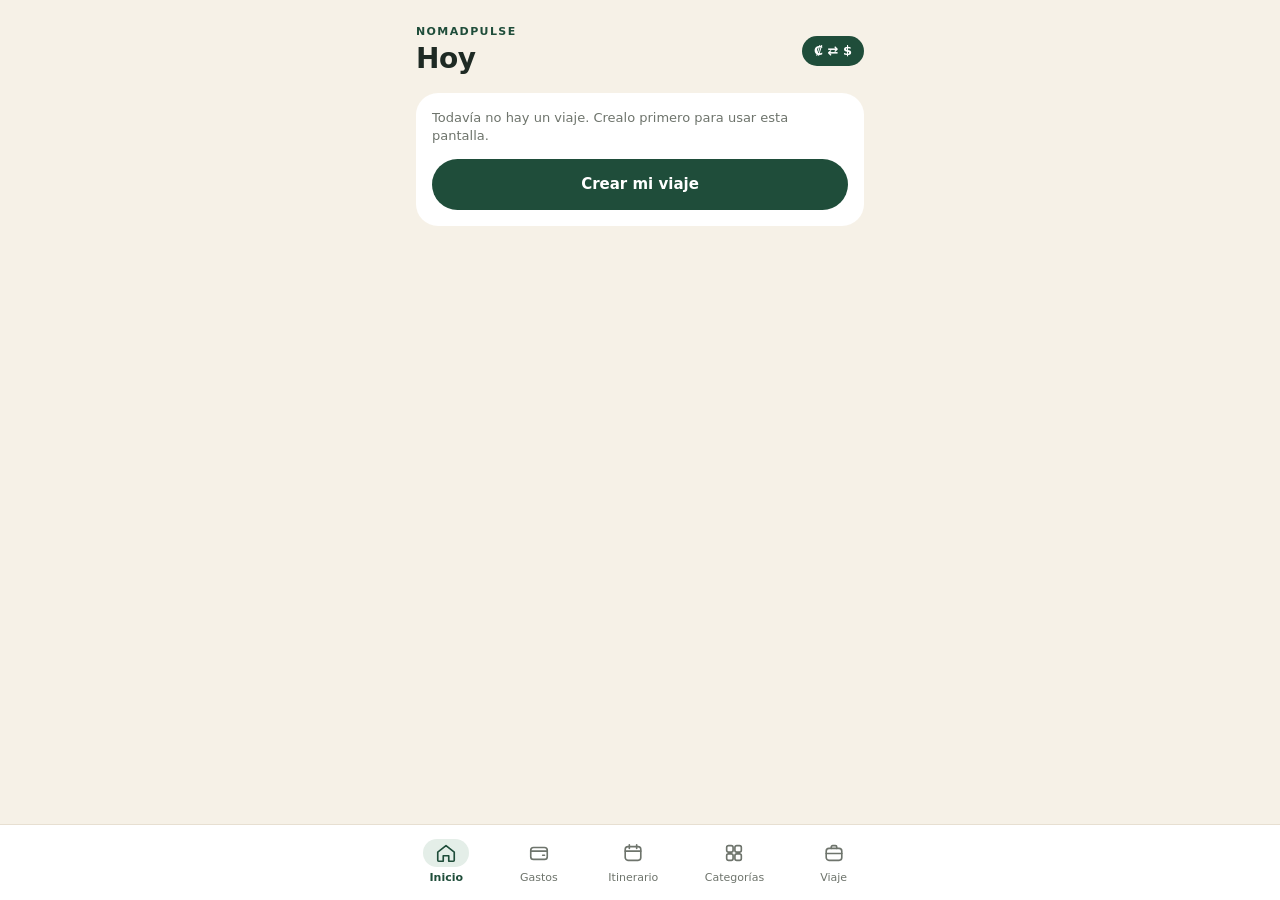
<file: src/index.html>
<!doctype html>
<html lang="es">
<head>
  <meta charset="utf-8">
  <meta name="viewport" content="width=device-width, initial-scale=1">
  <title>NomadPulse</title>
  <link rel="icon" href="data:,">
  <link rel="stylesheet" href="styles.css">
</head>
<body>
  <div id="app">
    <p class="loading">Cargando NomadPulse…</p>
  </div>
  <script type="module" src="main.js"></script>
</body>
</html>
</file>
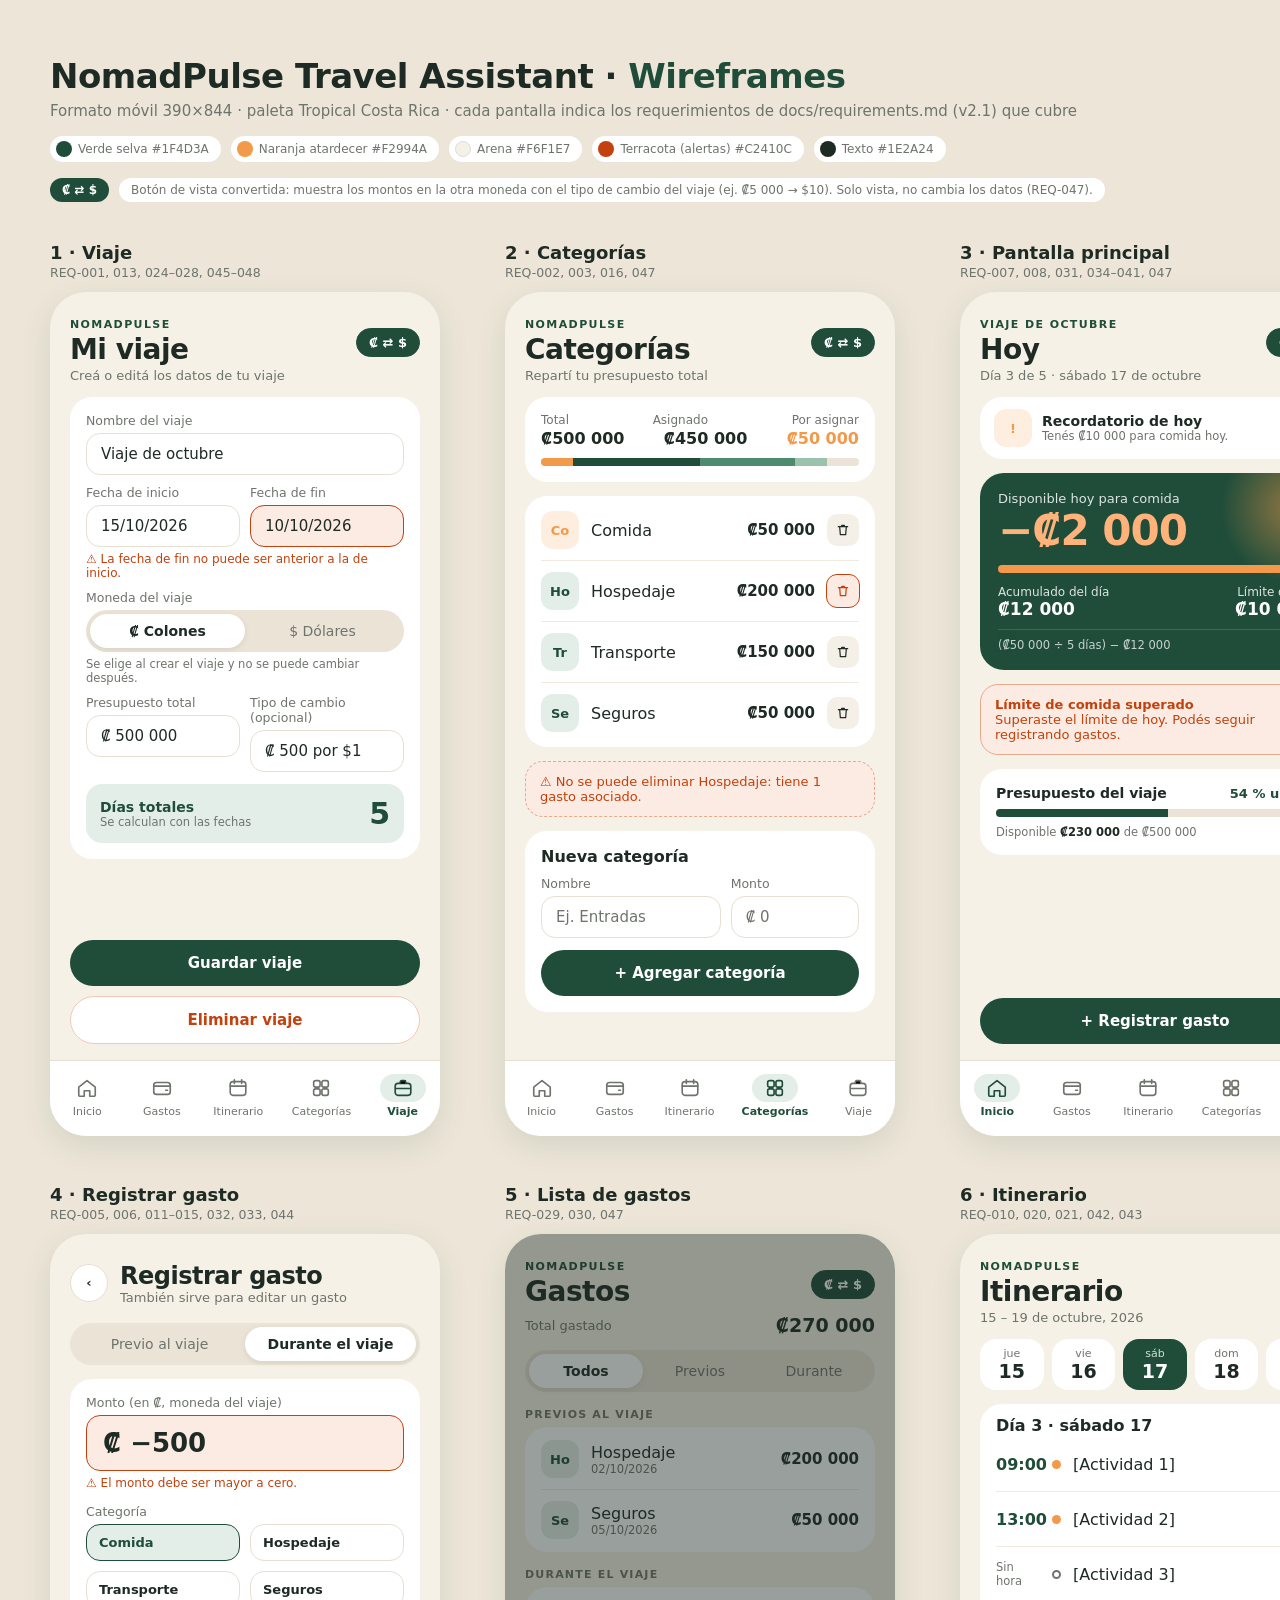
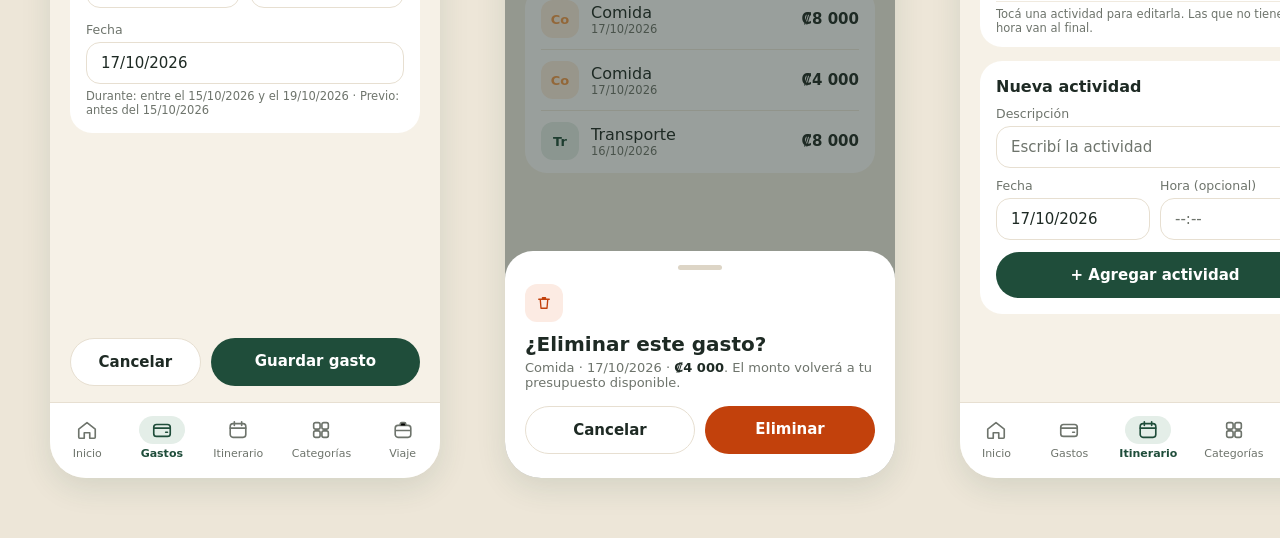
<file: docs/wireframe.html>
<!doctype html>
<html lang="es">
<head>
<meta charset="utf-8">
<title>NomadPulse Wireframes</title>
<style>
  :root {
    --bg: #F6F1E7;        /* arena */
    --card: #FFFFFF;
    --primary: #1F4D3A;   /* verde selva */
    --primary-soft: #E4EEE8;
    --accent: #F2994A;    /* naranja atardecer */
    --accent-soft: #FDEEDF;
    --alert: #C2410C;     /* terracota */
    --alert-soft: #FCEBE3;
    --text: #1E2A24;
    --muted: #6E746C;
    --border: #E7DFD1;
    --canvas: #EDE6D8;
  }
  * { box-sizing: border-box; margin: 0; padding: 0; }
  body { font-family: "Segoe UI", system-ui, sans-serif; background: var(--canvas); color: var(--text); width: 1400px; padding: 56px 50px 60px; }
  h1 { font-size: 34px; font-weight: 800; letter-spacing: -0.5px; }
  h1 span { color: var(--primary); }
  .subtitle { color: var(--muted); font-size: 15px; margin-top: 6px; }
  .palette { display: flex; gap: 10px; margin-top: 16px; }
  .swatch { white-space: nowrap; display: flex; align-items: center; gap: 6px; font-size: 12px; color: var(--muted); background: #fff; border-radius: 999px; padding: 5px 12px 5px 6px; }
  .swatch i { width: 16px; height: 16px; border-radius: 50%; display: inline-block; }
  .grid { display: grid; grid-template-columns: repeat(3, 390px); justify-content: space-between; row-gap: 48px; margin-top: 40px; }
  .label { margin-bottom: 12px; }
  .label b { font-size: 18px; }
  .label small { display: block; color: var(--muted); font-size: 12.5px; margin-top: 2px; }

  .phone { width: 390px; height: 844px; background: var(--bg); border-radius: 36px; position: relative; overflow: hidden; box-shadow: 0 10px 30px rgba(31, 77, 58, .12); }
  .content { padding: 26px 20px 0; }
  .eyebrow { font-size: 11px; font-weight: 700; letter-spacing: 1.4px; color: var(--primary); text-transform: uppercase; }
  .title { font-size: 28px; font-weight: 800; letter-spacing: -0.5px; margin-top: 2px; }
  .hint { color: var(--muted); font-size: 13px; margin-top: 2px; }
  .row { display: flex; align-items: center; justify-content: space-between; gap: 10px; }
  .card { background: var(--card); border-radius: 22px; padding: 16px; margin-top: 14px; }
  .field-label { font-size: 12.5px; color: var(--muted); margin: 10px 0 5px; }
  .input { background: #fff; border: 1.5px solid var(--border); border-radius: 14px; padding: 11px 14px; font-size: 15px; }
  .input.error { border-color: var(--alert); background: var(--alert-soft); }
  .input.readonly { background: #F3EFE6; color: var(--muted); }
  .error-text { color: var(--alert); font-size: 12px; margin-top: 5px; }
  .two { display: grid; grid-template-columns: 1fr 1fr; gap: 10px; }
  .pill-toggle { display: flex; background: #EAE3D6; border-radius: 999px; padding: 4px; }
  .pill-toggle div { flex: 1; text-align: center; padding: 9px 4px; border-radius: 999px; font-size: 14px; color: var(--muted); }
  .pill-toggle .on { background: #fff; color: var(--text); font-weight: 700; box-shadow: 0 2px 6px rgba(0,0,0,.08); }
  .btn { border-radius: 999px; text-align: center; padding: 14px; font-weight: 700; font-size: 15px; }
  .btn.primary { background: var(--primary); color: #fff; }
  .btn.ghost { background: #fff; border: 1.5px solid var(--border); }
  .btn.danger { background: #fff; color: var(--alert); border: 1.5px solid #F2C9B8; }
  .btn.solid-danger { background: var(--alert); color: #fff; }
  .chip { display: inline-flex; align-items: center; gap: 6px; background: #fff; border: 1.5px solid var(--border); border-radius: 999px; padding: 6px 12px; font-size: 13px; font-weight: 600; }
  .chip.toggle { background: var(--primary); color: #fff; border-color: var(--primary); }
  .note { font-size: 11.5px; color: var(--muted); margin-top: 5px; }
  .bar { height: 8px; border-radius: 999px; background: #EAE3D6; overflow: hidden; display: flex; }
  .bar i { display: block; height: 100%; }
  .list-item { display: flex; align-items: center; gap: 12px; padding: 11px 0; border-bottom: 1px solid #F0EADF; }
  .list-item:last-child { border-bottom: 0; }
  .icon-box { width: 38px; height: 38px; border-radius: 12px; display: grid; place-items: center; font-size: 13px; font-weight: 800; }
  .grow { flex: 1; }
  .amount { font-weight: 700; font-size: 15px; }
  .trash { width: 32px; height: 32px; border-radius: 10px; background: #F5F0E7; display: grid; place-items: center; }
  .trash.alert { background: var(--alert-soft); outline: 1.5px solid var(--alert); }
  .alert-box { background: var(--alert-soft); border: 1.5px dashed #E7A98E; border-radius: 18px; padding: 12px 14px; margin-top: 14px; color: var(--alert); font-size: 13px; }
  .section { font-size: 11px; font-weight: 700; letter-spacing: 1.2px; color: var(--muted); margin: 16px 0 4px; }
  .nav { position: absolute; left: 0; right: 0; bottom: 0; height: 76px; background: #fff; border-top: 1px solid var(--border); display: flex; justify-content: space-around; align-items: center; padding-bottom: 6px; }
  .nav div { display: flex; flex-direction: column; align-items: center; gap: 3px; font-size: 11px; color: var(--muted); }
  .nav svg { width: 22px; height: 22px; padding: 3px 12px; box-sizing: content-box; border-radius: 999px; }
  .nav .on { color: var(--primary); font-weight: 700; }
  .nav .on svg { background: var(--primary-soft); }
  .bottom-actions { position: absolute; left: 20px; right: 20px; bottom: 92px; }
  .hero { background: var(--primary); color: #fff; border-radius: 24px; padding: 18px; margin-top: 14px; position: relative; overflow: hidden; }
  .hero::after { content: ""; position: absolute; right: -40px; top: -40px; width: 150px; height: 150px; border-radius: 50%; background: radial-gradient(circle, rgba(242,153,74,.55), rgba(242,153,74,0) 70%); }
  .big { font-size: 42px; font-weight: 800; letter-spacing: -1px; }
  .overlay { position: absolute; inset: 0; background: rgba(30, 42, 36, .45); }
  .sheet { position: absolute; left: 0; right: 0; bottom: 0; background: #fff; border-radius: 28px 28px 0 0; padding: 14px 20px 24px; }
  .day { flex: 1; background: #fff; border-radius: 16px; text-align: center; padding: 8px 0; }
  .day small { display: block; font-size: 11px; color: var(--muted); }
  .day b { font-size: 19px; }
  .day.on { background: var(--primary); color: #fff; }
  .day.on small { color: #CFE0D6; }
  .dot { width: 9px; height: 9px; border-radius: 50%; background: var(--accent); }
  .dot.empty { background: #fff; border: 2px solid var(--muted); }
</style>
</head>
<body>

<svg width="0" height="0" style="position:absolute">
  <defs>
    <symbol id="i-home" viewBox="0 0 24 24"><path d="M3 11l9-7 9 7v9a1 1 0 0 1-1 1h-5v-6H9v6H4a1 1 0 0 1-1-1z" fill="none" stroke="currentColor" stroke-width="1.8" stroke-linejoin="round"/></symbol>
    <symbol id="i-wallet" viewBox="0 0 24 24"><rect x="3" y="6" width="18" height="13" rx="3" fill="none" stroke="currentColor" stroke-width="1.8"/><path d="M3 10h18M16 14.5h2" stroke="currentColor" stroke-width="1.8" stroke-linecap="round"/></symbol>
    <symbol id="i-cal" viewBox="0 0 24 24"><rect x="3.5" y="5" width="17" height="15" rx="3" fill="none" stroke="currentColor" stroke-width="1.8"/><path d="M3.5 10h17M8 3v4M16 3v4" stroke="currentColor" stroke-width="1.8" stroke-linecap="round"/></symbol>
    <symbol id="i-grid" viewBox="0 0 24 24"><rect x="4" y="4" width="7" height="7" rx="2" fill="none" stroke="currentColor" stroke-width="1.8"/><rect x="13" y="4" width="7" height="7" rx="2" fill="none" stroke="currentColor" stroke-width="1.8"/><rect x="4" y="13" width="7" height="7" rx="2" fill="none" stroke="currentColor" stroke-width="1.8"/><rect x="13" y="13" width="7" height="7" rx="2" fill="none" stroke="currentColor" stroke-width="1.8"/></symbol>
    <symbol id="i-bag" viewBox="0 0 24 24"><rect x="3.5" y="7" width="17" height="13" rx="3" fill="none" stroke="currentColor" stroke-width="1.8"/><path d="M9 7V5.5A1.5 1.5 0 0 1 10.5 4h3A1.5 1.5 0 0 1 15 5.5V7M3.5 12.5h17" stroke="currentColor" stroke-width="1.8"/></symbol>
    <symbol id="i-trash" viewBox="0 0 24 24"><path d="M5 7h14M10 7V5h4v2M7 7l1 12h8l1-12" fill="none" stroke="currentColor" stroke-width="1.8" stroke-linecap="round" stroke-linejoin="round"/></symbol>
  </defs>
</svg>

<h1>NomadPulse Travel Assistant · <span>Wireframes</span></h1>
<p class="subtitle">Formato móvil 390×844 · paleta Tropical Costa Rica · cada pantalla indica los requerimientos de docs/requirements.md (v2.1) que cubre</p>
<div class="palette">
  <span class="swatch"><i style="background:#1F4D3A"></i>Verde selva #1F4D3A</span>
  <span class="swatch"><i style="background:#F2994A"></i>Naranja atardecer #F2994A</span>
  <span class="swatch"><i style="background:#F6F1E7;border:1px solid #ddd"></i>Arena #F6F1E7</span>
  <span class="swatch"><i style="background:#C2410C"></i>Terracota (alertas) #C2410C</span>
  <span class="swatch"><i style="background:#1E2A24"></i>Texto #1E2A24</span>
</div>
<div class="palette">
  <span class="swatch" style="background:var(--primary);color:#fff;font-weight:700;padding-left:12px">₡ ⇄ $</span>
  <span class="swatch" style="padding-left:12px">Botón de vista convertida: muestra los montos en la otra moneda con el tipo de cambio del viaje (ej. ₡5 000 → $10). Solo vista, no cambia los datos (REQ-047).</span>
</div>

<div class="grid">

  <!-- 1 · VIAJE -->
  <div>
    <div class="label"><b>1 · Viaje</b><small>REQ-001, 013, 024–028, 045–048</small></div>
    <div class="phone">
      <div class="content">
        <div class="row">
          <div><div class="eyebrow">NomadPulse</div><div class="title">Mi viaje</div></div>
          <span class="chip toggle">₡ ⇄ $</span>
        </div>
        <div class="hint">Creá o editá los datos de tu viaje</div>
        <div class="card">
          <div class="field-label" style="margin-top:0">Nombre del viaje</div>
          <div class="input">Viaje de octubre</div>
          <div class="two">
            <div><div class="field-label">Fecha de inicio</div><div class="input">15/10/2026</div></div>
            <div><div class="field-label">Fecha de fin</div><div class="input error">10/10/2026</div></div>
          </div>
          <div class="error-text">⚠ La fecha de fin no puede ser anterior a la de inicio.</div>
          <div class="field-label">Moneda del viaje</div>
          <div class="pill-toggle"><div class="on">₡ Colones</div><div>$ Dólares</div></div>
          <div class="note">Se elige al crear el viaje y no se puede cambiar después.</div>
          <div class="two">
            <div><div class="field-label">Presupuesto total</div><div class="input">₡ 500 000</div></div>
            <div><div class="field-label">Tipo de cambio (opcional)</div><div class="input">₡ 500 por $1</div></div>
          </div>
          <div class="row" style="background:var(--primary-soft);border-radius:16px;padding:12px 14px;margin-top:12px">
            <div><div style="font-weight:700;color:var(--primary);font-size:14px">Días totales</div><div class="note" style="margin:0">Se calculan con las fechas</div></div>
            <div style="font-size:30px;font-weight:800;color:var(--primary)">5</div>
          </div>
        </div>
      </div>
      <div class="bottom-actions">
        <div class="btn primary">Guardar viaje</div>
        <div class="btn danger" style="margin-top:10px">Eliminar viaje</div>
      </div>
      <nav class="nav">
        <div><svg><use href="#i-home"/></svg>Inicio</div>
        <div><svg><use href="#i-wallet"/></svg>Gastos</div>
        <div><svg><use href="#i-cal"/></svg>Itinerario</div>
        <div><svg><use href="#i-grid"/></svg>Categorías</div>
        <div class="on"><svg><use href="#i-bag"/></svg>Viaje</div>
      </nav>
    </div>
  </div>

  <!-- 2 · CATEGORÍAS -->
  <div>
    <div class="label"><b>2 · Categorías</b><small>REQ-002, 003, 016, 047</small></div>
    <div class="phone">
      <div class="content">
        <div class="row">
          <div><div class="eyebrow">NomadPulse</div><div class="title">Categorías</div></div>
          <span class="chip toggle">₡ ⇄ $</span>
        </div>
        <div class="hint">Repartí tu presupuesto total</div>
        <div class="card">
          <div class="row" style="font-size:12px;color:var(--muted)"><span>Total</span><span>Asignado</span><span>Por asignar</span></div>
          <div class="row" style="font-weight:800;font-size:16px;margin:2px 0 10px"><span>₡500 000</span><span>₡450 000</span><span style="color:var(--accent)">₡50 000</span></div>
          <div class="bar"><i style="width:10%;background:var(--accent)"></i><i style="width:40%;background:var(--primary)"></i><i style="width:30%;background:#4E8A6E"></i><i style="width:10%;background:#9BC2AC"></i></div>
        </div>
        <div class="card" style="padding:4px 16px">
          <div class="list-item"><div class="icon-box" style="background:var(--accent-soft);color:var(--accent)">Co</div><div class="grow">Comida</div><div class="amount">₡50 000</div><div class="trash"><svg width="16" height="16"><use href="#i-trash"/></svg></div></div>
          <div class="list-item"><div class="icon-box" style="background:var(--primary-soft);color:var(--primary)">Ho</div><div class="grow">Hospedaje</div><div class="amount">₡200 000</div><div class="trash alert" style="color:var(--alert)"><svg width="16" height="16"><use href="#i-trash"/></svg></div></div>
          <div class="list-item"><div class="icon-box" style="background:var(--primary-soft);color:var(--primary)">Tr</div><div class="grow">Transporte</div><div class="amount">₡150 000</div><div class="trash"><svg width="16" height="16"><use href="#i-trash"/></svg></div></div>
          <div class="list-item"><div class="icon-box" style="background:var(--primary-soft);color:var(--primary)">Se</div><div class="grow">Seguros</div><div class="amount">₡50 000</div><div class="trash"><svg width="16" height="16"><use href="#i-trash"/></svg></div></div>
        </div>
        <div class="alert-box">⚠ No se puede eliminar Hospedaje: tiene 1 gasto asociado.</div>
        <div class="card">
          <div style="font-weight:700">Nueva categoría</div>
          <div class="two" style="grid-template-columns:1.4fr 1fr">
            <div><div class="field-label">Nombre</div><div class="input" style="color:var(--muted)">Ej. Entradas</div></div>
            <div><div class="field-label">Monto</div><div class="input" style="color:var(--muted)">₡ 0</div></div>
          </div>
          <div class="btn primary" style="margin-top:12px">+ Agregar categoría</div>
        </div>
      </div>
      <nav class="nav">
        <div><svg><use href="#i-home"/></svg>Inicio</div>
        <div><svg><use href="#i-wallet"/></svg>Gastos</div>
        <div><svg><use href="#i-cal"/></svg>Itinerario</div>
        <div class="on"><svg><use href="#i-grid"/></svg>Categorías</div>
        <div><svg><use href="#i-bag"/></svg>Viaje</div>
      </nav>
    </div>
  </div>

  <!-- 3 · INICIO -->
  <div>
    <div class="label"><b>3 · Pantalla principal</b><small>REQ-007, 008, 031, 034–041, 047</small></div>
    <div class="phone">
      <div class="content">
        <div class="row">
          <div><div class="eyebrow">Viaje de octubre</div><div class="title">Hoy</div></div>
          <span class="chip toggle">₡ ⇄ $</span>
        </div>
        <div class="hint">Día 3 de 5 · sábado 17 de octubre</div>
        <div class="card row" style="padding:12px 14px">
          <div class="icon-box" style="background:var(--accent-soft);color:var(--accent)">!</div>
          <div class="grow"><div style="font-weight:700;font-size:14px">Recordatorio de hoy</div><div class="note" style="margin:0">Tenés ₡10 000 para comida hoy.</div></div>
          <div style="color:var(--muted)">✕</div>
        </div>
        <div class="hero">
          <div style="font-size:13px;opacity:.85">Disponible hoy para comida</div>
          <div class="big" style="color:#FFB27A">−₡2 000</div>
          <div class="bar" style="background:rgba(255,255,255,.2);margin:10px 0 12px"><i style="width:100%;background:var(--accent)"></i></div>
          <div class="row" style="font-size:12px;opacity:.85"><span>Acumulado del día</span><span>Límite diario</span></div>
          <div class="row" style="font-weight:800;font-size:17px"><span>₡12 000</span><span>₡10 000</span></div>
          <div style="font-size:11.5px;opacity:.75;margin-top:10px;border-top:1px solid rgba(255,255,255,.2);padding-top:8px">(₡50 000 ÷ 5 días) − ₡12 000</div>
        </div>
        <div class="alert-box" style="border-style:solid">
          <b>Límite de comida superado</b><br>Superaste el límite de hoy. Podés seguir registrando gastos.
        </div>
        <div class="card">
          <div class="row"><b style="font-size:14px">Presupuesto del viaje</b><span style="color:var(--primary);font-weight:700;font-size:13px">54 % usado</span></div>
          <div class="bar" style="margin:8px 0"><i style="width:54%;background:var(--primary)"></i></div>
          <div class="note">Disponible <b style="color:var(--text)">₡230 000</b> de ₡500 000</div>
        </div>
      </div>
      <div class="bottom-actions"><div class="btn primary">+ Registrar gasto</div></div>
      <nav class="nav">
        <div class="on"><svg><use href="#i-home"/></svg>Inicio</div>
        <div><svg><use href="#i-wallet"/></svg>Gastos</div>
        <div><svg><use href="#i-cal"/></svg>Itinerario</div>
        <div><svg><use href="#i-grid"/></svg>Categorías</div>
        <div><svg><use href="#i-bag"/></svg>Viaje</div>
      </nav>
    </div>
  </div>

  <!-- 4 · REGISTRAR GASTO -->
  <div>
    <div class="label"><b>4 · Registrar gasto</b><small>REQ-005, 006, 011–015, 032, 033, 044</small></div>
    <div class="phone">
      <div class="content">
        <div class="row" style="justify-content:flex-start;gap:12px">
          <div class="chip" style="width:38px;height:38px;justify-content:center;padding:0">‹</div>
          <div><div class="title" style="font-size:24px">Registrar gasto</div><div class="hint" style="margin:0">También sirve para editar un gasto</div></div>
        </div>
        <div class="pill-toggle" style="margin-top:18px"><div>Previo al viaje</div><div class="on">Durante el viaje</div></div>
        <div class="card">
          <div class="field-label" style="margin-top:0">Monto (en ₡, moneda del viaje)</div>
          <div class="input error" style="font-size:26px;font-weight:800;padding:12px 16px">₡ −500</div>
          <div class="error-text">⚠ El monto debe ser mayor a cero.</div>
          <div class="field-label" style="margin-top:14px">Categoría</div>
          <div class="two">
            <div class="chip" style="border-color:var(--primary);background:var(--primary-soft);color:var(--primary);border-radius:14px;padding:10px 12px">Comida</div>
            <div class="chip" style="border-radius:14px;padding:10px 12px">Hospedaje</div>
            <div class="chip" style="border-radius:14px;padding:10px 12px">Transporte</div>
            <div class="chip" style="border-radius:14px;padding:10px 12px">Seguros</div>
          </div>
          <div class="field-label" style="margin-top:14px">Fecha</div>
          <div class="input">17/10/2026</div>
          <div class="note">Durante: entre el 15/10/2026 y el 19/10/2026 · Previo: antes del 15/10/2026</div>
        </div>
      </div>
      <div class="bottom-actions two" style="grid-template-columns:1fr 1.6fr">
        <div class="btn ghost">Cancelar</div>
        <div class="btn primary">Guardar gasto</div>
      </div>
      <nav class="nav">
        <div><svg><use href="#i-home"/></svg>Inicio</div>
        <div class="on"><svg><use href="#i-wallet"/></svg>Gastos</div>
        <div><svg><use href="#i-cal"/></svg>Itinerario</div>
        <div><svg><use href="#i-grid"/></svg>Categorías</div>
        <div><svg><use href="#i-bag"/></svg>Viaje</div>
      </nav>
    </div>
  </div>

  <!-- 5 · LISTA DE GASTOS -->
  <div>
    <div class="label"><b>5 · Lista de gastos</b><small>REQ-029, 030, 047</small></div>
    <div class="phone">
      <div class="content">
        <div class="row">
          <div><div class="eyebrow">NomadPulse</div><div class="title">Gastos</div></div>
          <span class="chip toggle">₡ ⇄ $</span>
        </div>
        <div class="row" style="margin-top:6px"><span class="hint" style="margin:0">Total gastado</span><span style="font-weight:800;font-size:19px">₡270 000</span></div>
        <div class="pill-toggle" style="margin-top:14px"><div class="on">Todos</div><div>Previos</div><div>Durante</div></div>
        <div class="section">PREVIOS AL VIAJE</div>
        <div class="card" style="padding:2px 16px;margin-top:6px">
          <div class="list-item"><div class="icon-box" style="background:var(--primary-soft);color:var(--primary)">Ho</div><div class="grow">Hospedaje<div class="note" style="margin:0">02/10/2026</div></div><div class="amount">₡200 000</div></div>
          <div class="list-item"><div class="icon-box" style="background:var(--primary-soft);color:var(--primary)">Se</div><div class="grow">Seguros<div class="note" style="margin:0">05/10/2026</div></div><div class="amount">₡50 000</div></div>
        </div>
        <div class="section">DURANTE EL VIAJE</div>
        <div class="card" style="padding:2px 16px;margin-top:6px">
          <div class="list-item"><div class="icon-box" style="background:var(--accent-soft);color:var(--accent)">Co</div><div class="grow">Comida<div class="note" style="margin:0">17/10/2026</div></div><div class="amount">₡8 000</div></div>
          <div class="list-item"><div class="icon-box" style="background:var(--accent-soft);color:var(--accent)">Co</div><div class="grow">Comida<div class="note" style="margin:0">17/10/2026</div></div><div class="amount">₡4 000</div></div>
          <div class="list-item"><div class="icon-box" style="background:var(--primary-soft);color:var(--primary)">Tr</div><div class="grow">Transporte<div class="note" style="margin:0">16/10/2026</div></div><div class="amount">₡8 000</div></div>
        </div>
      </div>
      <div class="overlay"></div>
      <div class="sheet">
        <div style="width:44px;height:5px;border-radius:9px;background:#DDD5C6;margin:0 auto 14px"></div>
        <div class="icon-box" style="background:var(--alert-soft);color:var(--alert)"><svg width="18" height="18"><use href="#i-trash"/></svg></div>
        <div style="font-size:20px;font-weight:800;margin-top:10px">¿Eliminar este gasto?</div>
        <div class="hint" style="margin-top:4px">Comida · 17/10/2026 · <b style="color:var(--text)">₡4 000</b>. El monto volverá a tu presupuesto disponible.</div>
        <div class="two" style="margin-top:16px">
          <div class="btn ghost">Cancelar</div>
          <div class="btn solid-danger">Eliminar</div>
        </div>
      </div>
    </div>
  </div>

  <!-- 6 · ITINERARIO -->
  <div>
    <div class="label"><b>6 · Itinerario</b><small>REQ-010, 020, 021, 042, 043</small></div>
    <div class="phone">
      <div class="content">
        <div class="eyebrow">NomadPulse</div>
        <div class="title">Itinerario</div>
        <div class="hint">15 – 19 de octubre, 2026</div>
        <div class="row" style="gap:8px;margin-top:14px">
          <div class="day"><small>jue</small><b>15</b></div>
          <div class="day"><small>vie</small><b>16</b></div>
          <div class="day on"><small>sáb</small><b>17</b></div>
          <div class="day"><small>dom</small><b>18</b></div>
          <div class="day"><small>lun</small><b>19</b></div>
        </div>
        <div class="card" style="padding:12px 16px">
          <div style="font-weight:700;margin-bottom:2px">Día 3 · sábado 17</div>
          <div class="list-item"><b style="color:var(--primary);width:44px">09:00</b><div class="dot"></div><div class="grow">[Actividad 1]</div><div class="trash"><svg width="16" height="16"><use href="#i-trash"/></svg></div></div>
          <div class="list-item"><b style="color:var(--primary);width:44px">13:00</b><div class="dot"></div><div class="grow">[Actividad 2]</div><div class="trash"><svg width="16" height="16"><use href="#i-trash"/></svg></div></div>
          <div class="list-item"><span class="note" style="width:44px;margin:0">Sin hora</span><div class="dot empty"></div><div class="grow">[Actividad 3]</div><div class="trash"><svg width="16" height="16"><use href="#i-trash"/></svg></div></div>
          <div class="note">Tocá una actividad para editarla. Las que no tienen hora van al final.</div>
        </div>
        <div class="card">
          <div style="font-weight:700">Nueva actividad</div>
          <div class="field-label">Descripción</div>
          <div class="input" style="color:var(--muted)">Escribí la actividad</div>
          <div class="two">
            <div><div class="field-label">Fecha</div><div class="input">17/10/2026</div></div>
            <div><div class="field-label">Hora (opcional)</div><div class="input" style="color:var(--muted)">--:--</div></div>
          </div>
          <div class="btn primary" style="margin-top:12px">+ Agregar actividad</div>
        </div>
      </div>
      <nav class="nav">
        <div><svg><use href="#i-home"/></svg>Inicio</div>
        <div><svg><use href="#i-wallet"/></svg>Gastos</div>
        <div class="on"><svg><use href="#i-cal"/></svg>Itinerario</div>
        <div><svg><use href="#i-grid"/></svg>Categorías</div>
        <div><svg><use href="#i-bag"/></svg>Viaje</div>
      </nav>
    </div>
  </div>

</div>
</body>
</html>
</file>
<file: src/styles.css>
/* Paleta "Tropical Costa Rica" (design.md §3.1) */
:root {
  --bg: #F6F1E7;
  --card: #FFFFFF;
  --primary: #1F4D3A;
  --primary-soft: #E4EEE8;
  --accent: #F2994A;
  --accent-soft: #FDEEDF;
  --alert: #C2410C;
  --alert-soft: #FCEBE3;
  --text: #1E2A24;
  --muted: #6E746C;
  --border: #E7DFD1;
  --track: #EAE3D6;

  --radius-card: 22px;
  --radius-field: 14px;
  --nav-height: 76px;
}

* { box-sizing: border-box; margin: 0; padding: 0; }

body {
  font-family: "Segoe UI", system-ui, -apple-system, sans-serif;
  background: var(--bg);
  color: var(--text);
  line-height: 1.4;
}

/* Formato móvil: columna centrada de hasta 480px */
#app {
  max-width: 480px;
  min-height: 100vh;
  margin: 0 auto;
  padding: 24px 16px calc(var(--nav-height) + 24px);
}

.loading { color: var(--muted); text-align: center; margin-top: 40vh; }

/* Encabezado de pantalla */
.eyebrow { font-size: 11px; font-weight: 700; letter-spacing: 1.4px; text-transform: uppercase; color: var(--primary); }
.title { font-size: 28px; font-weight: 800; letter-spacing: -0.5px; }
.hint { font-size: 13px; color: var(--muted); }
.row { display: flex; align-items: center; justify-content: space-between; gap: 10px; }

/* Tarjetas */
.card { background: var(--card); border-radius: var(--radius-card); padding: 16px; margin-top: 14px; }

/* Campos de formulario */
.field-label { display: block; font-size: 12.5px; color: var(--muted); margin: 10px 0 5px; }
.input {
  width: 100%;
  font: inherit;
  font-size: 15px;
  color: var(--text);
  background: var(--card);
  border: 1.5px solid var(--border);
  border-radius: var(--radius-field);
  padding: 11px 14px;
}
.input:focus { outline: none; border-color: var(--primary); }
.input.error { border-color: var(--alert); background: var(--alert-soft); }
.input:disabled { background: #F3EFE6; color: var(--muted); }
.error-text { font-size: 12px; color: var(--alert); margin-top: 5px; }

/* Botones tipo píldora */
.btn {
  display: block;
  width: 100%;
  font: inherit;
  font-size: 15px;
  font-weight: 700;
  text-align: center;
  border: 1.5px solid transparent;
  border-radius: 999px;
  padding: 14px;
  cursor: pointer;
}
.btn-primary { background: var(--primary); color: #fff; }
.btn-ghost { background: var(--card); color: var(--text); border-color: var(--border); }
.btn-danger { background: var(--card); color: var(--alert); border-color: #F2C9B8; }
.btn-solid-danger { background: var(--alert); color: #fff; }

/* Selector de dos o tres opciones (Previo/Durante, ₡/$) */
.pill-toggle { display: flex; background: var(--track); border-radius: 999px; padding: 4px; }
.pill-toggle button {
  flex: 1;
  font: inherit;
  font-size: 14px;
  color: var(--muted);
  background: none;
  border: 0;
  border-radius: 999px;
  padding: 9px 4px;
  cursor: pointer;
}
.pill-toggle button[aria-pressed="true"] { background: var(--card); color: var(--text); font-weight: 700; box-shadow: 0 2px 6px rgba(0, 0, 0, .08); }

/* Botón ₡ ⇄ $ */
.chip-toggle {
  font: inherit;
  font-size: 13px;
  font-weight: 700;
  color: #fff;
  background: var(--primary);
  border: 0;
  border-radius: 999px;
  padding: 6px 12px;
  cursor: pointer;
}

/* Barras de progreso */
.bar { display: flex; height: 8px; border-radius: 999px; background: var(--track); overflow: hidden; }
.bar > span { display: block; height: 100%; }

/* Alertas */
.alert-box { background: var(--alert-soft); border: 1.5px solid #E7A98E; border-radius: 18px; padding: 12px 14px; margin-top: 14px; font-size: 13px; color: var(--alert); }

/* Navegación inferior */
.bottom-nav {
  position: fixed;
  left: 0;
  right: 0;
  bottom: 0;
  height: var(--nav-height);
  background: var(--card);
  border-top: 1px solid var(--border);
  display: flex;
  justify-content: center;
}
.bottom-nav-inner { display: flex; justify-content: space-around; align-items: center; width: 100%; max-width: 480px; }
.bottom-nav button {
  display: flex;
  flex-direction: column;
  align-items: center;
  gap: 3px;
  font: inherit;
  font-size: 11px;
  color: var(--muted);
  background: none;
  border: 0;
  cursor: pointer;
}
.bottom-nav button[aria-current="page"] { color: var(--primary); font-weight: 700; }
.bottom-nav svg { padding: 3px 12px; box-sizing: content-box; border-radius: 999px; }
.bottom-nav button[aria-current="page"] svg { background: var(--primary-soft); }

/* Botón ₡ ⇄ $ activo: los montos se ven en la otra moneda */
.chip-toggle[aria-pressed="true"] { background: var(--accent); }

.spaced { margin-top: 14px; }

/* Ícono en caja redondeada */
.icon-box { width: 38px; height: 38px; border-radius: 12px; display: grid; place-items: center; font-size: 13px; font-weight: 800; }
.icon-box-alert { background: var(--alert-soft); color: var(--alert); }

/* ConfirmDialog: hoja inferior sobre fondo oscuro */
.dialog-layer { position: fixed; inset: 0; z-index: 10; }
.overlay { position: absolute; inset: 0; background: rgba(30, 42, 36, .45); }
.sheet {
  position: absolute;
  left: 0;
  right: 0;
  bottom: 0;
  max-width: 480px;
  margin: 0 auto;
  background: var(--card);
  border-radius: 28px 28px 0 0;
  padding: 14px 20px 24px;
}
.sheet-handle { width: 44px; height: 5px; border-radius: 9px; background: #DDD5C6; margin: 0 auto 14px; }
.sheet-title { font-size: 20px; font-weight: 800; margin: 10px 0 4px; }
.button-pair { display: grid; grid-template-columns: 1fr 1fr; gap: 10px; margin-top: 16px; }

/* Formularios */
.two { display: grid; grid-template-columns: 1fr 1fr; gap: 10px; }
.note { font-size: 11.5px; color: var(--muted); margin-top: 5px; }
.success-text { font-size: 13px; color: var(--primary); font-weight: 700; text-align: center; }
.form-actions { display: grid; gap: 10px; margin-top: 16px; }
.pill-toggle.readonly button { cursor: not-allowed; }
.pill-toggle.readonly button[aria-pressed="false"] { opacity: .5; }

/* Días totales (pantalla Viaje) */
.days-box { background: var(--primary-soft); border-radius: 16px; padding: 12px 14px; margin-top: 12px; }
.days-label { font-weight: 700; color: var(--primary); font-size: 14px; }
.days-value { font-size: 30px; font-weight: 800; color: var(--primary); }

/* Registros que bloquean un cambio de fechas (REQ-025) */
.affected-list { margin: 8px 0 0 18px; color: var(--text); }
.affected-list li { margin-top: 3px; }

/* Resumen Total / Asignado / Por asignar (pantalla Categorías) */
.summary-grid { display: grid; grid-template-columns: repeat(3, 1fr); }
.summary-grid span:nth-child(2) { text-align: center; }
.summary-grid span:nth-child(3) { text-align: right; }
.summary-labels { font-size: 12px; color: var(--muted); }
.summary-values { font-weight: 800; font-size: 16px; margin: 2px 0 10px; }
.accent-text { color: var(--accent); }
.card-title { font-size: 16px; font-weight: 700; }
.two-wide-first { grid-template-columns: 1.4fr 1fr; }

/* Listas tocables (categorías, gastos, actividades) */
.list-card { padding: 4px 16px; }
.list-item { display: flex; align-items: center; gap: 10px; padding: 7px 0; border-bottom: 1px solid #F0EADF; }
.list-item:last-child { border-bottom: 0; }
.list-item-main {
  flex: 1;
  display: flex;
  align-items: center;
  gap: 12px;
  font: inherit;
  color: inherit;
  text-align: left;
  background: none;
  border: 0;
  padding: 4px 0;
  cursor: pointer;
}
.grow { flex: 1; }
.amount { font-weight: 700; font-size: 15px; }
.icon-box-accent { background: var(--accent-soft); color: var(--accent); }
.icon-box-primary { background: var(--primary-soft); color: var(--primary); }
.trash-button {
  width: 32px;
  height: 32px;
  display: grid;
  place-items: center;
  color: var(--muted);
  background: #F5F0E7;
  border: 0;
  border-radius: 10px;
  cursor: pointer;
}
.trash-button:hover { color: var(--alert); background: var(--alert-soft); }

/* Formulario de gasto (wireframe 4) */
.form-header { display: flex; align-items: center; gap: 12px; }
.title-small { font-size: 24px; }
.back-button {
  width: 38px;
  height: 38px;
  flex-shrink: 0;
  font: inherit;
  font-size: 22px;
  line-height: 1;
  color: var(--text);
  background: var(--card);
  border: 1.5px solid var(--border);
  border-radius: 999px;
  cursor: pointer;
}
.input-big { font-size: 26px; font-weight: 800; padding: 12px 16px; }
.two-wide-last { grid-template-columns: 1fr 1.6fr; }

/* Fichas de categoría (selección única) */
.chip-grid { display: grid; grid-template-columns: 1fr 1fr; gap: 8px; }
.chip-grid button {
  font: inherit;
  font-size: 13px;
  font-weight: 600;
  color: var(--text);
  text-align: left;
  background: var(--card);
  border: 1.5px solid var(--border);
  border-radius: 14px;
  padding: 10px 12px;
  cursor: pointer;
}
.chip-grid button[aria-pressed="true"] { color: var(--primary); background: var(--primary-soft); border-color: var(--primary); }

/* Lista de gastos (wireframe 5) */
.total-amount { font-weight: 800; font-size: 19px; }
.alert-text { color: var(--alert); }
.section-title { font-size: 11px; font-weight: 700; letter-spacing: 1.2px; text-transform: uppercase; color: var(--muted); margin: 16px 0 6px; }
.section-card { margin-top: 0; }
.note.block { display: block; margin-top: 0; }

/* Tarjeta "Disponible hoy para comida" (wireframe 3) */
.hero { position: relative; overflow: hidden; color: #fff; background: var(--primary); border-radius: 24px; padding: 18px; margin-top: 14px; }
.hero::after {
  content: "";
  position: absolute;
  right: -40px;
  top: -40px;
  width: 150px;
  height: 150px;
  border-radius: 50%;
  background: radial-gradient(circle, rgba(242, 153, 74, .55), rgba(242, 153, 74, 0) 70%);
  pointer-events: none;
}
.hero-label { font-size: 13px; opacity: .85; }
.big { font-size: 42px; font-weight: 800; letter-spacing: -1px; }
.big-alert { color: #FFB27A; }
.hero-bar { background: rgba(255, 255, 255, .2); margin: 10px 0 12px; }
.hero-caption { font-size: 12px; opacity: .85; }
.hero-values { font-weight: 800; font-size: 17px; }
.hero-formula { font-size: 11.5px; opacity: .75; margin-top: 10px; padding-top: 8px; border-top: 1px solid rgba(255, 255, 255, .2); }

.alert-solid strong { display: block; }
.percent-used { color: var(--primary); font-weight: 700; font-size: 13px; }
.spaced-small { margin: 8px 0; }
.strong-text { color: var(--text); }

/* Itinerario (wireframe 6) */
.day-selector { display: flex; gap: 8px; margin-top: 14px; overflow-x: auto; padding-bottom: 2px; }
.day {
  flex: 1 0 56px;
  font: inherit;
  color: var(--text);
  text-align: center;
  background: var(--card);
  border: 0;
  border-radius: 16px;
  padding: 8px 0;
  cursor: pointer;
}
.day small { display: block; font-size: 11px; color: var(--muted); }
.day strong { font-size: 19px; }
.day[aria-pressed="true"] { color: #fff; background: var(--primary); }
.day[aria-pressed="true"] small { color: #CFE0D6; }
.item-time { width: 48px; flex-shrink: 0; color: var(--primary); }
.item-time.note { margin: 0; color: var(--muted); }
.dot { width: 9px; height: 9px; flex-shrink: 0; border-radius: 50%; background: var(--accent); }
.dot-empty { background: var(--card); border: 2px solid var(--muted); }

/* Recordatorio de hoy (wireframe 3) */
.reminder { padding: 12px 14px; }
.reminder-title { font-size: 14px; }
.reminder .note { margin-top: 0; }
.close-button { font: inherit; color: var(--muted); background: none; border: 0; padding: 6px; cursor: pointer; }
</file>
